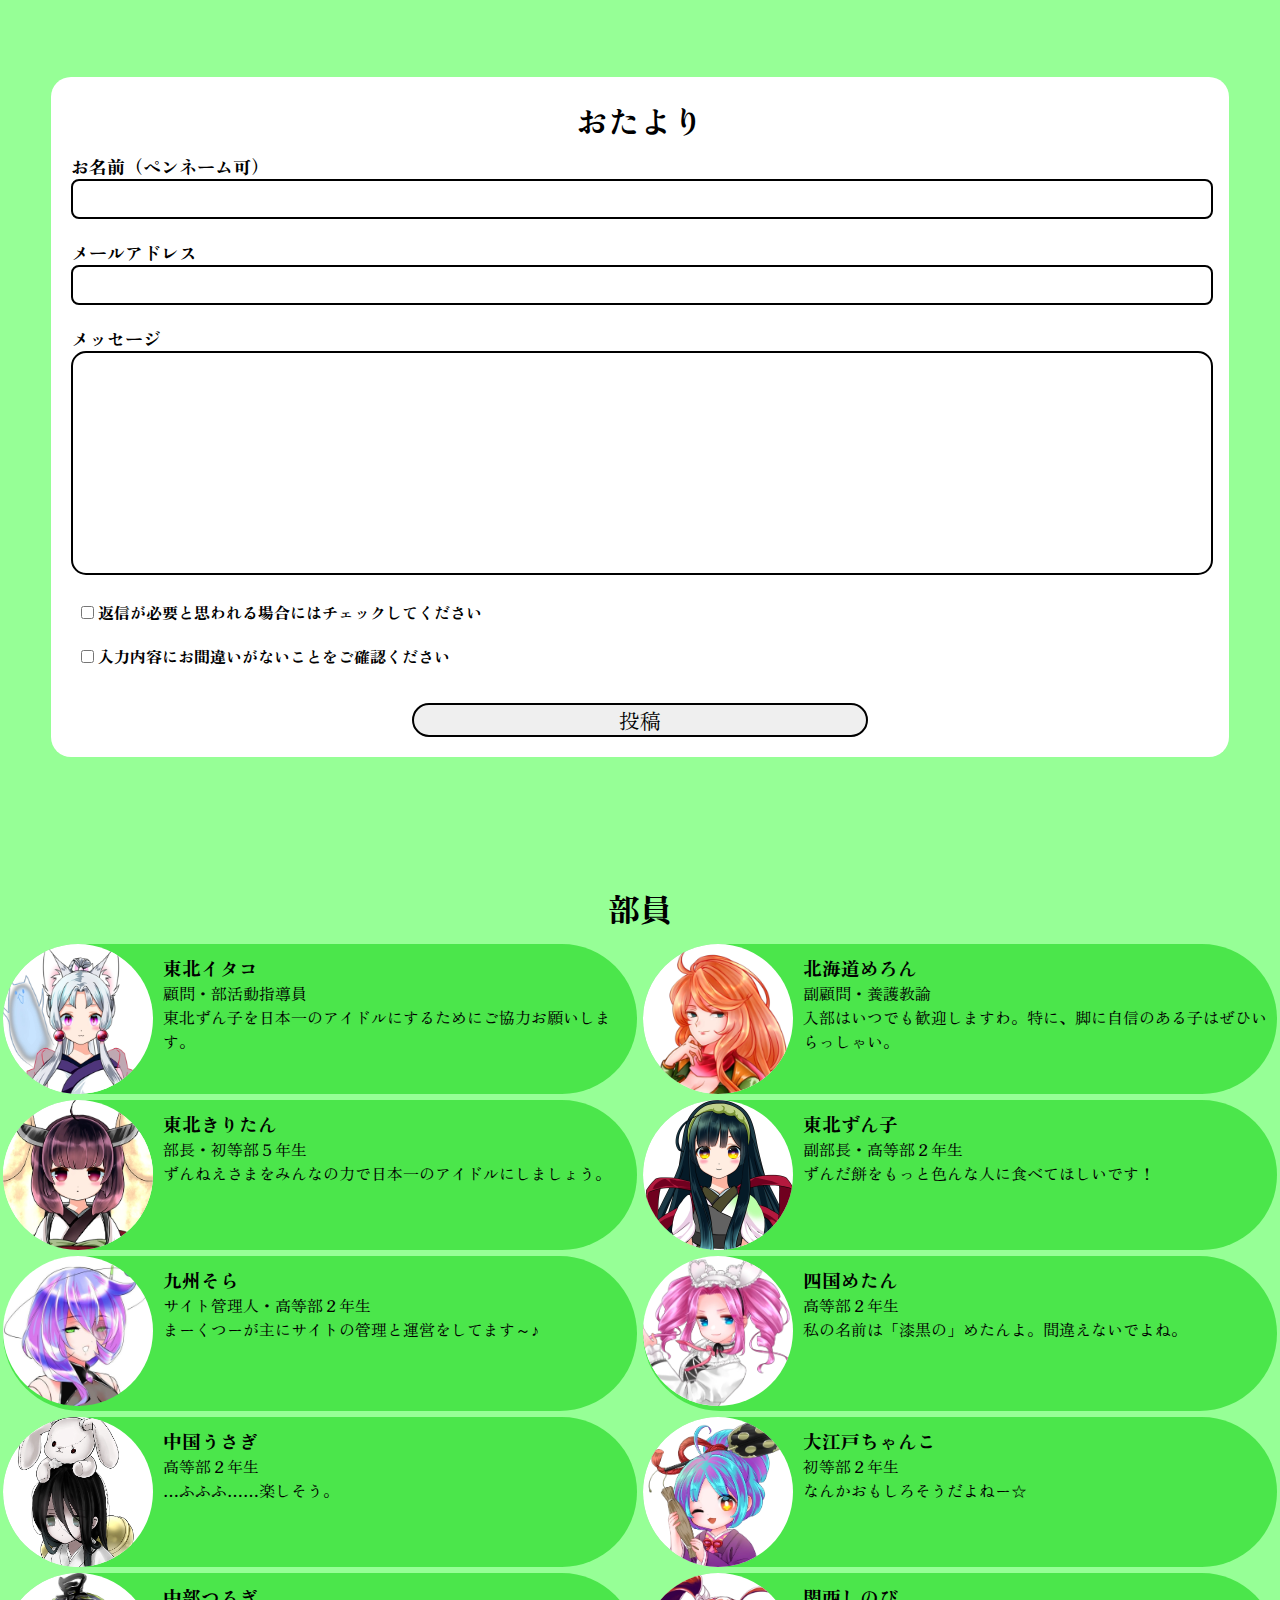
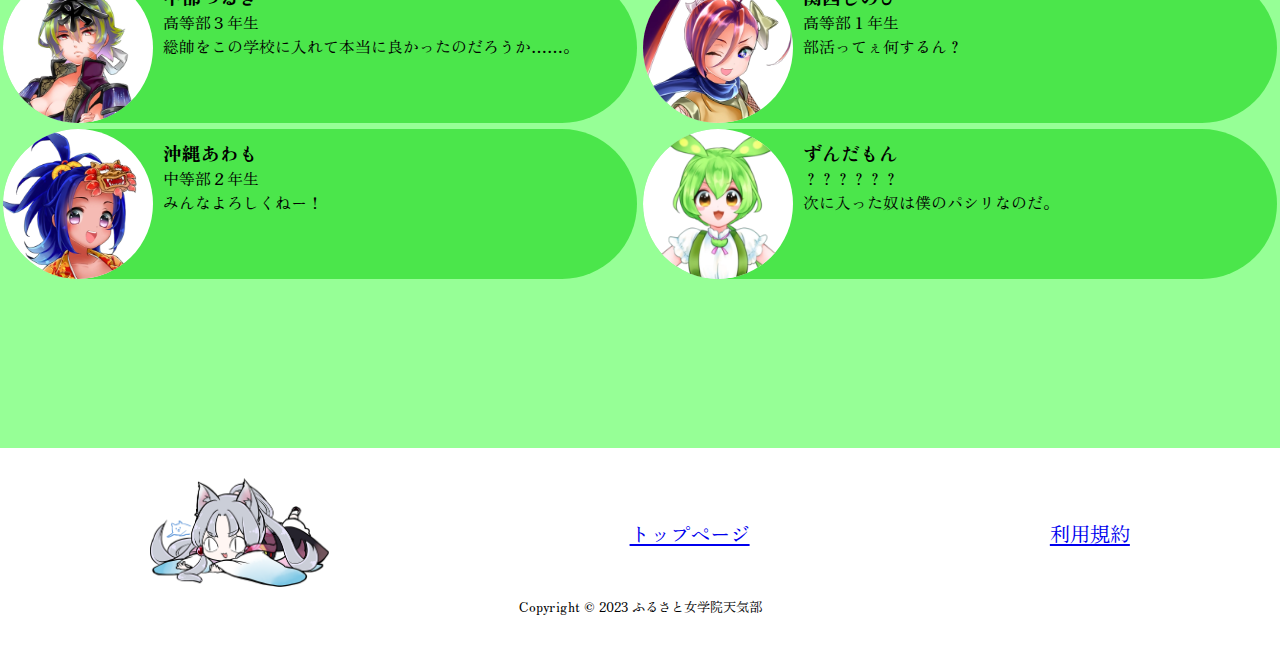
<file: src/about.html>
<!DOCTYPE html>
<html lang="ja">
  <head>
    <meta charset="UTF-8" />
    <meta name="viewport" content="width=device-width, initial-scale=1.0" />
    <meta name="robots" content="noarchive, nofollow, nosnippet" />
    <title>天気部について</title>
    <link
      rel="icon"
      href="assets/images/icons/zzm_zunda.png"
      type="assets/images/png"
    />
    <link rel="apple-touch-icon" href="assets/images/icons/zzm_zunda.png" />
    <link
      rel="preload"
      href="assets/fonts/ZenOldMincho-Regular.woff2"
      as="font"
      type="font/woff2"
    />
    <link
      rel="preload"
      href="assets/fonts/ZenOldMincho-Black.woff2"
      as="font"
      type="font/woff2"
    />
    <link rel="stylesheet" href="about.css" />
  </head>
  <body>
    <form
      action="https://formsubmit.co/1a7ddb5245742286136068dac749ff7f"
      method="post"
    >
      <input
        type="hidden"
        name="_next"
        value="https://zunkoweather.pages.dev/thankyou.html"
      />
      <input type="hidden" name="_template" value="box" />
      <h2>おたより</h2>
      <ul>
        <li>
          <label
            >お名前（ペンネーム可）
            <input type="text" name="name" required />
          </label>
        </li>
        <li>
          <label
            >メールアドレス
            <input type="email" name="email" required />
          </label>
        </li>
        <li>
          <label
            >メッセージ
            <textarea name="message" required></textarea>
          </label>
        </li>
        <li class="checkbox">
          <input type="checkbox" name="reply" id="reply" />
          <label for="reply"
            >返信が必要と思われる場合にはチェックしてください</label
          >
        </li>
        <li class="checkbox">
          <input type="checkbox" name="check" id="check" required />
          <label for="check"
            >入力内容にお間違いがないことをご確認ください</label
          >
        </li>
      </ul>
      <button type="submit">投稿</button>
    </form>
    <section>
      <h2>部員</h2>
      <div>
        <div class="member">
          <img src="assets/images/about/zzm_a1zunko77.webp" />
          <div>
            <h3>東北イタコ</h3>
            <ul>
              <li>顧問・部活動指導員</li>
              <li>
                東北ずん子を日本一のアイドルにするためにご協力お願いします。
              </li>
            </ul>
          </div>
        </div>
        <div class="member">
          <img src="assets/images/about/zzm_melon_001.webp" />
          <div>
            <h3>北海道めろん</h3>
            <ul>
              <li>副顧問・養護教諭</li>
              <li>
                入部はいつでも歓迎しますわ。特に、脚に自信のある子はぜひいらっしゃい。
              </li>
            </ul>
          </div>
        </div>
        <div class="member">
          <img src="assets/images/about/zzm_a1zunko75.webp" />
          <div>
            <h3>東北きりたん</h3>
            <ul>
              <li>部長・初等部５年生</li>
              <li>ずんねえさまをみんなの力で日本一のアイドルにしましょう。</li>
            </ul>
          </div>
        </div>
        <div class="member">
          <img src="assets/images/about/zzm_a1zunko11.webp" />
          <div>
            <h3>東北ずん子</h3>
            <ul>
              <li>副部長・高等部２年生</li>
              <li>ずんだ餅をもっと色んな人に食べてほしいです！</li>
            </ul>
          </div>
        </div>
        <div class="member">
          <a href="https://mark2-journal.pages.dev">
            <img src="assets/images/about/sora_aikonyou.webp" />
          </a>
          <div>
            <h3>九州そら</h3>
            <ul>
              <li>サイト管理人・高等部２年生</li>
              <li>まーくつーが主にサイトの管理と運営をしてます～♪</li>
            </ul>
          </div>
        </div>
        <div class="member">
          <img src="assets/images/about/zzm_met007.webp" />
          <div>
            <h3>四国めたん</h3>
            <ul>
              <li>高等部２年生</li>
              <li>私の名前は「漆黒の」めたんよ。間違えないでよね。</li>
            </ul>
          </div>
        </div>
        <div class="member">
          <img src="assets/images/about/zzm_g_usagi.webp" />
          <div>
            <h3>中国うさぎ</h3>
            <ul>
              <li>高等部２年生</li>
              <li>…ふふふ……楽しそう。</li>
            </ul>
          </div>
        </div>
        <div class="member">
          <img src="assets/images/about/zzm_chanko_009.webp" />
          <div>
            <h3>大江戸ちゃんこ</h3>
            <ul>
              <li>初等部２年生</li>
              <li>なんかおもしろそうだよねー☆</li>
            </ul>
          </div>
        </div>
        <div class="member">
          <img src="assets/images/about/zzm_g_tsurugi.webp" />
          <div>
            <h3>中部つるぎ</h3>
            <ul>
              <li>高等部３年生</li>
              <li>総帥をこの学校に入れて本当に良かったのだろうか……。</li>
            </ul>
          </div>
        </div>
        <div class="member">
          <img src="assets/images/about/zzm_g_shinobi.webp" />
          <div>
            <h3>関西しのび</h3>
            <ul>
              <li>高等部１年生</li>
              <li>部活ってぇ何するん？</li>
            </ul>
          </div>
        </div>
        <div class="member">
          <img src="assets/images/about/zzm_g_awamo.webp" />
          <div>
            <h3>沖縄あわも</h3>
            <ul>
              <li>中等部２年生</li>
              <li>みんなよろしくねー！</li>
            </ul>
          </div>
        </div>
        <div class="member">
          <img src="assets/images/about/zzm_zunmon002.webp" />
          <div>
            <h3>ずんだもん</h3>
            <ul>
              <li>？？？？？？</li>
              <li>次に入った奴は僕のパシリなのだ。</li>
            </ul>
          </div>
        </div>
      </div>
    </section>
    <footer>
      <div>
        <img src="assets/images/chibi-chara/zzm_itako_zuzaaa.png" alt="" />
        <a href="index.html">トップページ</a>
        <a href="terms-of-use.html">利用規約</a>
      </div>
      <small>Copyright &copy; 2023 ふるさと女学院天気部</small>
    </footer>
  </body>
</html>
</file>
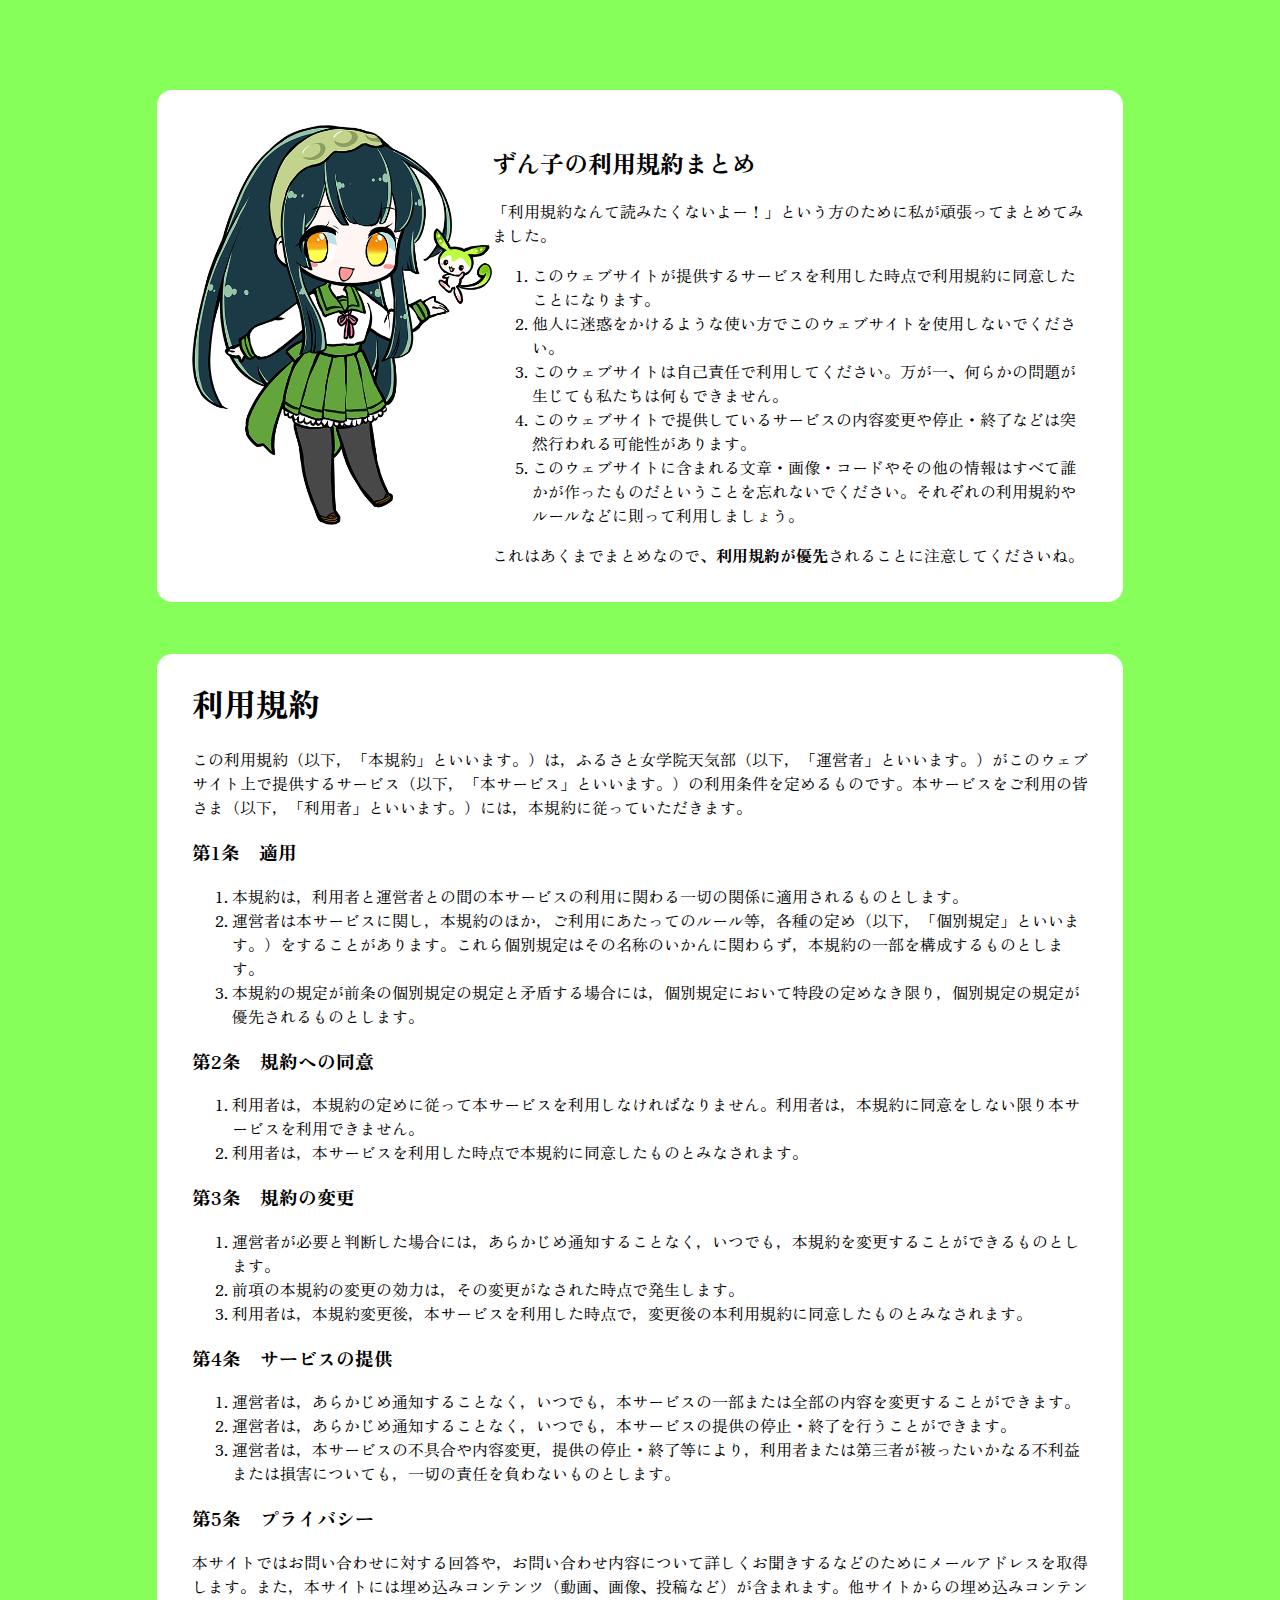
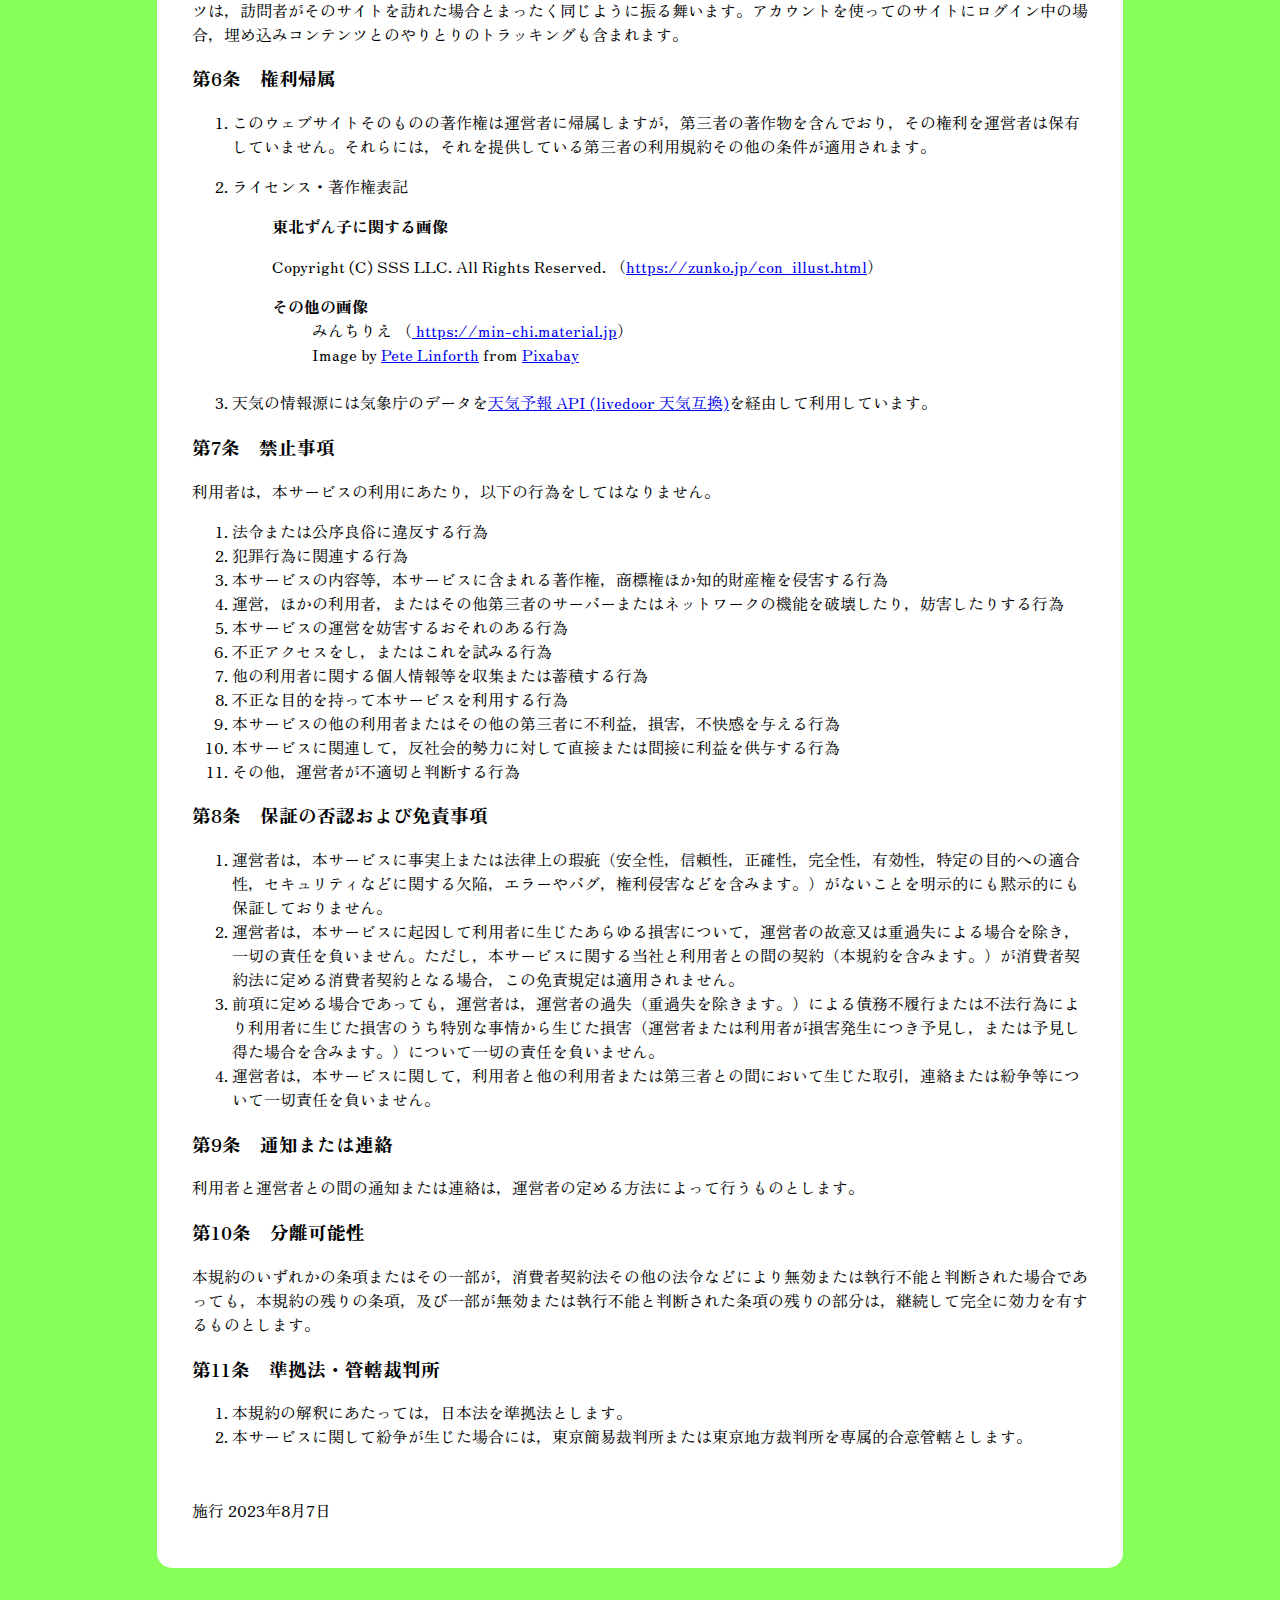
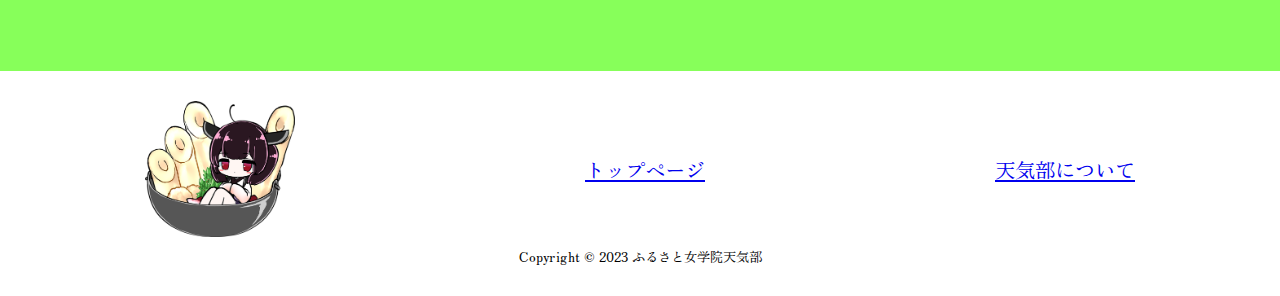
<file: src/terms-of-use.html>
<!DOCTYPE html>
<html lang="ja">
  <head>
    <meta charset="UTF-8" />
    <meta name="viewport" content="width=device-width, initial-scale=1.0" />
    <meta name="robots" content="noarchive, nofollow, nosnippet" />
    <title>利用規約</title>
    <link
      rel="icon"
      href="assets/images/icons/zzm_zunda.png"
      type="image/png"
    />
    <link rel="apple-touch-icon" href="assets/images/icons/zzm_zunda.png" />
    <link
      rel="preload"
      href="assets/fonts/ZenOldMincho-Regular.woff2"
      as="font"
      type="font/woff2"
    />
    <link
      rel="preload"
      href="assets/fonts/ZenOldMincho-Black.woff2"
      as="font"
      type="font/woff2"
    />
    <link rel="stylesheet" href="terms-of-use.css" />
  </head>
  <body>
    <section>
      <h2>ずん子の利用規約まとめ</h2>
      <img src="assets/images/chibi-chara/zzm_seimon_a.png" alt="" />
      <div>
        「利用規約なんて読みたくないよー！」という方のために私が頑張ってまとめてみました。
        <ol>
          <li>
            このウェブサイトが提供するサービスを利用した時点で利用規約に同意したことになります。
          </li>
          <li>
            他人に迷惑をかけるような使い方でこのウェブサイトを使用しないでください。
          </li>
          <li>
            このウェブサイトは自己責任で利用してください。万が一、何らかの問題が生じても私たちは何もできません。
          </li>
          <li>
            このウェブサイトで提供しているサービスの内容変更や停止・終了などは突然行われる可能性があります。
          </li>
          <li>
            このウェブサイトに含まれる文章・画像・コードやその他の情報はすべて誰かが作ったものだということを忘れないでください。それぞれの利用規約やルールなどに則って利用しましょう。
          </li>
        </ol>
        これはあくまでまとめなので、<strong>利用規約が優先</strong>されることに注意してくださいね。
      </div>
    </section>
    <main>
      <h1>利用規約</h1>
      <p>
        この利用規約（以下，「本規約」といいます。）は，ふるさと女学院天気部（以下，「運営者」といいます。）がこのウェブサイト上で提供するサービス（以下，「本サービス」といいます。）の利用条件を定めるものです。本サービスをご利用の皆さま（以下，「利用者」といいます。）には，本規約に従っていただきます。
      </p>
      <h3>第1条&emsp;適用</h3>
      <ol>
        <li>
          本規約は，利用者と運営者との間の本サービスの利用に関わる一切の関係に適用されるものとします。
        </li>
        <li>
          運営者は本サービスに関し，本規約のほか，ご利用にあたってのルール等，各種の定め（以下，「個別規定」といいます。）をすることがあります。これら個別規定はその名称のいかんに関わらず，本規約の一部を構成するものとします。
        </li>
        <li>
          本規約の規定が前条の個別規定の規定と矛盾する場合には，個別規定において特段の定めなき限り，個別規定の規定が優先されるものとします。
        </li>
      </ol>
      <h3>第2条&emsp;規約への同意</h3>
      <ol>
        <li>
          利用者は，本規約の定めに従って本サービスを利用しなければなりません。利用者は，本規約に同意をしない限り本サービスを利用できません。
        </li>
        <li>
          利用者は，本サービスを利用した時点で本規約に同意したものとみなされます。
        </li>
      </ol>
      <h3>第3条&emsp;規約の変更</h3>
      <ol>
        <li>
          運営者が必要と判断した場合には，あらかじめ通知することなく，いつでも，本規約を変更することができるものとします。
        </li>
        <li>
          前項の本規約の変更の効力は，その変更がなされた時点で発生します。
        </li>
        <li>
          利用者は，本規約変更後，本サービスを利用した時点で，変更後の本利用規約に同意したものとみなされます。
        </li>
      </ol>
      <h3>第4条&emsp;サービスの提供</h3>
      <ol>
        <li>
          運営者は，あらかじめ通知することなく，いつでも，本サービスの一部または全部の内容を変更することができます。
        </li>
        <li>
          運営者は，あらかじめ通知することなく，いつでも，本サービスの提供の停止・終了を行うことができます。
        </li>
        <li>
          運営者は，本サービスの不具合や内容変更，提供の停止・終了等により，利用者または第三者が被ったいかなる不利益または損害についても，一切の責任を負わないものとします。
        </li>
      </ol>
      <h3>第5条&emsp;プライバシー</h3>
      <p>
        本サイトではお問い合わせに対する回答や，お問い合わせ内容について詳しくお聞きするなどのためにメールアドレスを取得します。また，本サイトには埋め込みコンテンツ（動画、画像、投稿など）が含まれます。他サイトからの埋め込みコンテンツは，訪問者がそのサイトを訪れた場合とまったく同じように振る舞います。アカウントを使ってのサイトにログイン中の場合，埋め込みコンテンツとのやりとりのトラッキングも含まれます。
      </p>
      <h3>第6条&emsp;権利帰属</h3>
      <ol>
        <li>
          このウェブサイトそのものの著作権は運営者に帰属しますが，第三者の著作物を含んでおり，その権利を運営者は保有していません。それらには，それを提供している第三者の利用規約その他の条件が適用されます。
        </li>
        <li>
          <p>ライセンス・著作権表記</p>
          <ul>
            <li>
              <b>東北ずん子に関する画像</b>
              <p>
                Copyright (C) SSS LLC. All Rights Reserved. （<a
                  href="https://zunko.jp/con_illust.html"
                  target="_blank"
                  rel="noopener noreferrer"
                  >https://zunko.jp/con_illust.html</a
                >）
              </p>
            </li>
            <li>
              <b>その他の画像</b>
              <ul>
                <li>
                  みんちりえ （<a
                    href="https://min-chi.material.jp"
                    target="_blank"
                    rel="noopener noreferrer"
                  >
                    https://min-chi.material.jp</a
                  >）
                </li>
                <li>
                  Image by
                  <a
                    href="https://pixabay.com/users/thedigitalartist-202249/"
                    target="_blank"
                    rel="noopener noreferrer"
                    >Pete Linforth</a
                  >
                  from
                  <a
                    href="https://pixabay.com"
                    target="_blank"
                    rel="noopener noreferrer"
                    >Pixabay</a
                  >
                </li>
              </ul>
            </li>
          </ul>
        </li>
        <br />
        <li>
          天気の情報源には気象庁のデータを<a
            href="https://weather.tsukumijima.net/"
            target="_blank"
            rel="noopener noreferrer"
            >天気予報 API (livedoor 天気互換)</a
          >を経由して利用しています。
        </li>
      </ol>
      <h3>第7条&emsp;禁止事項</h3>
      <p>利用者は，本サービスの利用にあたり，以下の行為をしてはなりません。</p>
      <ol>
        <li>法令または公序良俗に違反する行為</li>
        <li>犯罪行為に関連する行為</li>
        <li>
          本サービスの内容等，本サービスに含まれる著作権，商標権ほか知的財産権を侵害する行為
        </li>
        <li>
          運営，ほかの利用者，またはその他第三者のサーバーまたはネットワークの機能を破壊したり，妨害したりする行為
        </li>
        <li>本サービスの運営を妨害するおそれのある行為</li>
        <li>不正アクセスをし，またはこれを試みる行為</li>
        <li>他の利用者に関する個人情報等を収集または蓄積する行為</li>
        <li>不正な目的を持って本サービスを利用する行為</li>
        <li>
          本サービスの他の利用者またはその他の第三者に不利益，損害，不快感を与える行為
        </li>
        <li>
          本サービスに関連して，反社会的勢力に対して直接または間接に利益を供与する行為
        </li>
        <li>その他，運営者が不適切と判断する行為</li>
      </ol>
      <h3>第8条&emsp;保証の否認および免責事項</h3>
      <ol>
        <li>
          運営者は，本サービスに事実上または法律上の瑕疵（安全性，信頼性，正確性，完全性，有効性，特定の目的への適合性，セキュリティなどに関する欠陥，エラーやバグ，権利侵害などを含みます。）がないことを明示的にも黙示的にも保証しておりません。
        </li>
        <li>
          運営者は，本サービスに起因して利用者に生じたあらゆる損害について，運営者の故意又は重過失による場合を除き，一切の責任を負いません。ただし，本サービスに関する当社と利用者との間の契約（本規約を含みます。）が消費者契約法に定める消費者契約となる場合，この免責規定は適用されません。
        </li>
        <li>
          前項に定める場合であっても，運営者は，運営者の過失（重過失を除きます。）による債務不履行または不法行為により利用者に生じた損害のうち特別な事情から生じた損害（運営者または利用者が損害発生につき予見し，または予見し得た場合を含みます。）について一切の責任を負いません。
        </li>
        <li>
          運営者は，本サービスに関して，利用者と他の利用者または第三者との間において生じた取引，連絡または紛争等について一切責任を負いません。
        </li>
      </ol>
      <h3>第9条&emsp;通知または連絡</h3>
      <p>
        利用者と運営者との間の通知または連絡は，運営者の定める方法によって行うものとします。
      </p>
      <h3>第10条&emsp;分離可能性</h3>
      <p>
        本規約のいずれかの条項またはその一部が，消費者契約法その他の法令などにより無効または執行不能と判断された場合であっても，本規約の残りの条項，及び一部が無効または執行不能と判断された条項の残りの部分は，継続して完全に効力を有するものとします。
      </p>
      <h3>第11条&emsp;準拠法・管轄裁判所</h3>
      <ol>
        <li>本規約の解釈にあたっては，日本法を準拠法とします。</li>
        <li>
          本サービスに関して紛争が生じた場合には，東京簡易裁判所または東京地方裁判所を専属的合意管轄とします。
        </li>
      </ol>
      <p>施行 2023年8月7日</p>
    </main>
    <footer>
      <div>
        <img src="assets/images/chibi-chara/zzm_kiritan_nabe.png" alt="" />
        <a href="index.html">トップページ</a>
        <a href="about.html">天気部について</a>
      </div>
      <small>Copyright &copy; 2023 ふるさと女学院天気部</small>
    </footer>
  </body>
</html>
</file>
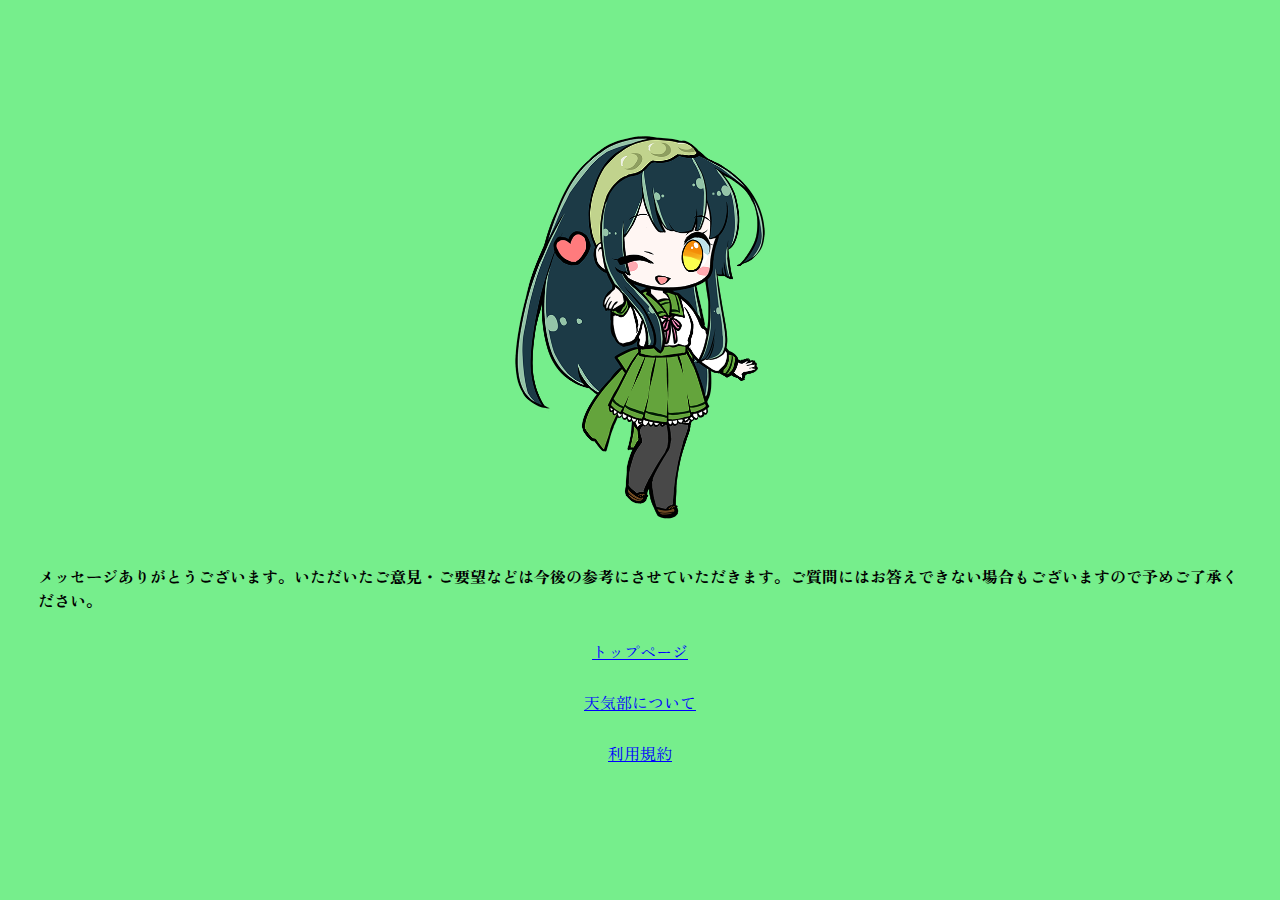
<file: src/thankyou.html>
<!DOCTYPE html>
<html lang="ja">
  <head>
    <meta charset="UTF-8" />
    <meta name="viewport" content="width=device-width, initial-scale=1.0" />
    <meta name="robots" content="noarchive, nofollow, nosnippet, noindex" />
    <title>おたよりありがとう！</title>
    <link
      rel="icon"
      href="assets/images/icons/zzm_zunda.png"
      type="image/png"
    />
    <link rel="apple-touch-icon" href="assets/images/icons/zzm_zunda.png" />
    <link
      rel="preload"
      href="assets/fonts/ZenOldMincho-Regular.woff2"
      as="font"
      type="font/woff2"
    />
    <link
      rel="preload"
      href="assets/fonts/ZenOldMincho-Black.woff2"
      as="font"
      type="font/woff2"
    />
    <link rel="stylesheet" href="thankyou.css" />
  </head>
  <body>
    <img src="assets/images/chibi-chara/zzm_seiwink_a.png" alt="" />
    <p>
      <strong
        >メッセージありがとうございます。いただいたご意見・ご要望などは今後の参考にさせていただきます。ご質問にはお答えできない場合もございますので予めご了承ください。</strong
      >
    </p>
    <a href="index.html">トップページ</a>
    <a href="about.html">天気部について</a>
    <a href="terms-of-use.html">利用規約</a>
  </body>
</html>
</file>
<file: src/about.css>
@font-face {
  font-family: "Zen Old Mincho";
  font-weight: 400;
  src: url("assets/fonts/ZenOldMincho-Regular.woff2") format("woff2");
}
@font-face {
  font-family: "Zen Old Mincho";
  font-weight: 700;
  src: url("assets/fonts/ZenOldMincho-Black.woff2") format("woff2");
}

* {
  margin: 0;
  padding: 0;
  font-family: "Zen Old Mincho", serif;
}

body {
  background-color: rgb(150, 255, 150);
}

h2 {
  text-align: center;
  margin: 0px 0px 10px 0px;
  font-size: 32px;
}

form {
  margin: 6vw 4vw 10vw 4vw;
  padding: 20px;
  border-radius: 20px;
  background-color: #ffffff;
  font-size: 18px;
  font-weight: 700;
}

form ul li {
  margin-bottom: 20px;
}

input[type="text"],
input[type="email"] {
  font-size: 22px;
  border-radius: 8px;
  padding: 2px 10px;
  width: calc(100% - 20px);
  border: 2px solid #000000;
}

input[type="checkbox"] {
  margin-left: 10px;
}

.checkbox {
  font-size: 16px;
}

input:focus,
textarea:focus {
  border: 2px solid rgb(20, 255, 125);
  outline: 3px solid rgba(20, 255, 125, 0.5);
}

textarea {
  width: calc(100% - 20px);
  height: 200px;
  border: 2px solid #000000;
  resize: none;
  border-radius: 15px;
  font-size: 22px;
  padding: 10px;
}

button {
  width: 40%;
  margin: 15px 30% 0 30%;
  font-size: 21px;
  border: 2px solid #000000;
  border-radius: 100px;
}

button:hover {
  cursor: pointer;
  background-color: rgb(20, 255, 125);
}

section {
  margin-bottom: 13vw;
}

.member {
  display: flex;
  flex-direction: column;
  align-items: center;
  text-align: center;
  margin: 3px;
  border-radius: 15px;
  background-color: rgb(75, 230, 75);
}

.member > div {
  margin: 10px;
}

section img {
  height: auto;
  width: 80vw;
  max-width: 150px;
  border-radius: 50%;
  background-color: #ffffff;
}

h3 {
  font-size: minmax(16px, 24px);
}

ul {
  list-style: none;
}

@media (min-width: 370px) {
  .member {
    flex-direction: row;
    align-items: flex-start;
    border-radius: 100px;
    text-align: start;
  }
}

@media (min-width: 800px) {
  section > div {
    display: grid;
    grid-template-columns: repeat(2, 1fr);
  }
}

@media (min-width: 1400px) {
  section > div {
    grid-template-columns: repeat(3, 1fr);
  }
}

footer {
  background-color: #ffffff;
  padding: 30px 0;
}

footer div {
  display: flex;
  align-items: center;
  justify-content: space-around;
}

footer img {
  width: clamp(100px, 14vw, 250px);
}

footer a {
  font-size: clamp(16px, 1.6vw, 28px);
}

small {
  display: block;
  text-align: center;
  margin-top: 10px;
}
</file>
<file: src/terms-of-use.css>
@font-face {
  font-family: "Zen Old Mincho";
  font-weight: 400;
  src: url("assets/fonts/ZenOldMincho-Regular.woff2") format("woff2");
}
@font-face {
  font-family: "Zen Old Mincho";
  font-weight: 700;
  src: url("assets/fonts/ZenOldMincho-Black.woff2") format("woff2");
}

body {
  background-color: rgb(135, 255, 90);
  display: flex;
  flex-direction: column;
  align-items: center;
  font-family: "Zen Old Mincho", serif;
  margin: 0;
}

section {
  background-color: #ffffff;
  margin: 7vw 0 4vw 0;
  width: 70vw;
  padding: 35px 35px;
  border-radius: 15px;
  display: grid;
  grid-template-areas:
    ".... title ...."
    ".... img ....."
    "abstract abstract abstract";
}

section h2 {
  grid-area: title;
}

section img {
  grid-area: img;
  width: min(300px, 60vw);
}

section div {
  grid-area: abstract;
}

@media (min-width: 900px) {
  section {
    grid-template-areas:
      "img title"
      "img abstract";
  }
}

main {
  background-color: #ffffff;
  width: 70vw;
  padding: 5px 35px 30px 35px;
  border-radius: 15px;
}

ul {
  list-style-type: none;
}

li a:last-of-type {
  word-break: break-all;
}

main ol:last-of-type {
  margin-bottom: 50px;
}

footer {
  background-color: #ffffff;
  margin-top: 8vw;
  padding: 30px 0;
  width: 100%;
}

footer div {
  display: flex;
  align-items: center;
  justify-content: space-around;
}

footer img {
  width: clamp(80px, 12vw, 150px);
}

footer a {
  font-size: clamp(16px, 1.6vw, 28px);
}

small {
  display: block;
  text-align: center;
  margin-top: 10px;
}
</file>
<file: src/thankyou.css>
@font-face {
  font-family: "Zen Old Mincho";
  font-weight: 400;
  src: url("assets/fonts/ZenOldMincho-Regular.woff2") format("woff2");
}
@font-face {
  font-family: "Zen Old Mincho";
  font-weight: 700;
  src: url("assets/fonts/ZenOldMincho-Black.woff2") format("woff2");
}

* {
  margin: 0;
  padding: 0;
  box-sizing: border-box;
  font-family: "Zen Old Mincho", serif;
}

body {
  width: 100vw;
  height: 100vh;
  padding: 3%;
  display: flex;
  flex-direction: column;
  align-items: center;
  justify-content: center;
  background-color: rgb(118, 238, 140);
}

img {
  width: clamp(150px, 30%, 250px);
  margin-bottom: clamp(20px, 5vh, 50px);
}

a {
  margin-top: clamp(10px, 3vh, 30px);
}

a:link {
  color: blue;
}
</file>
